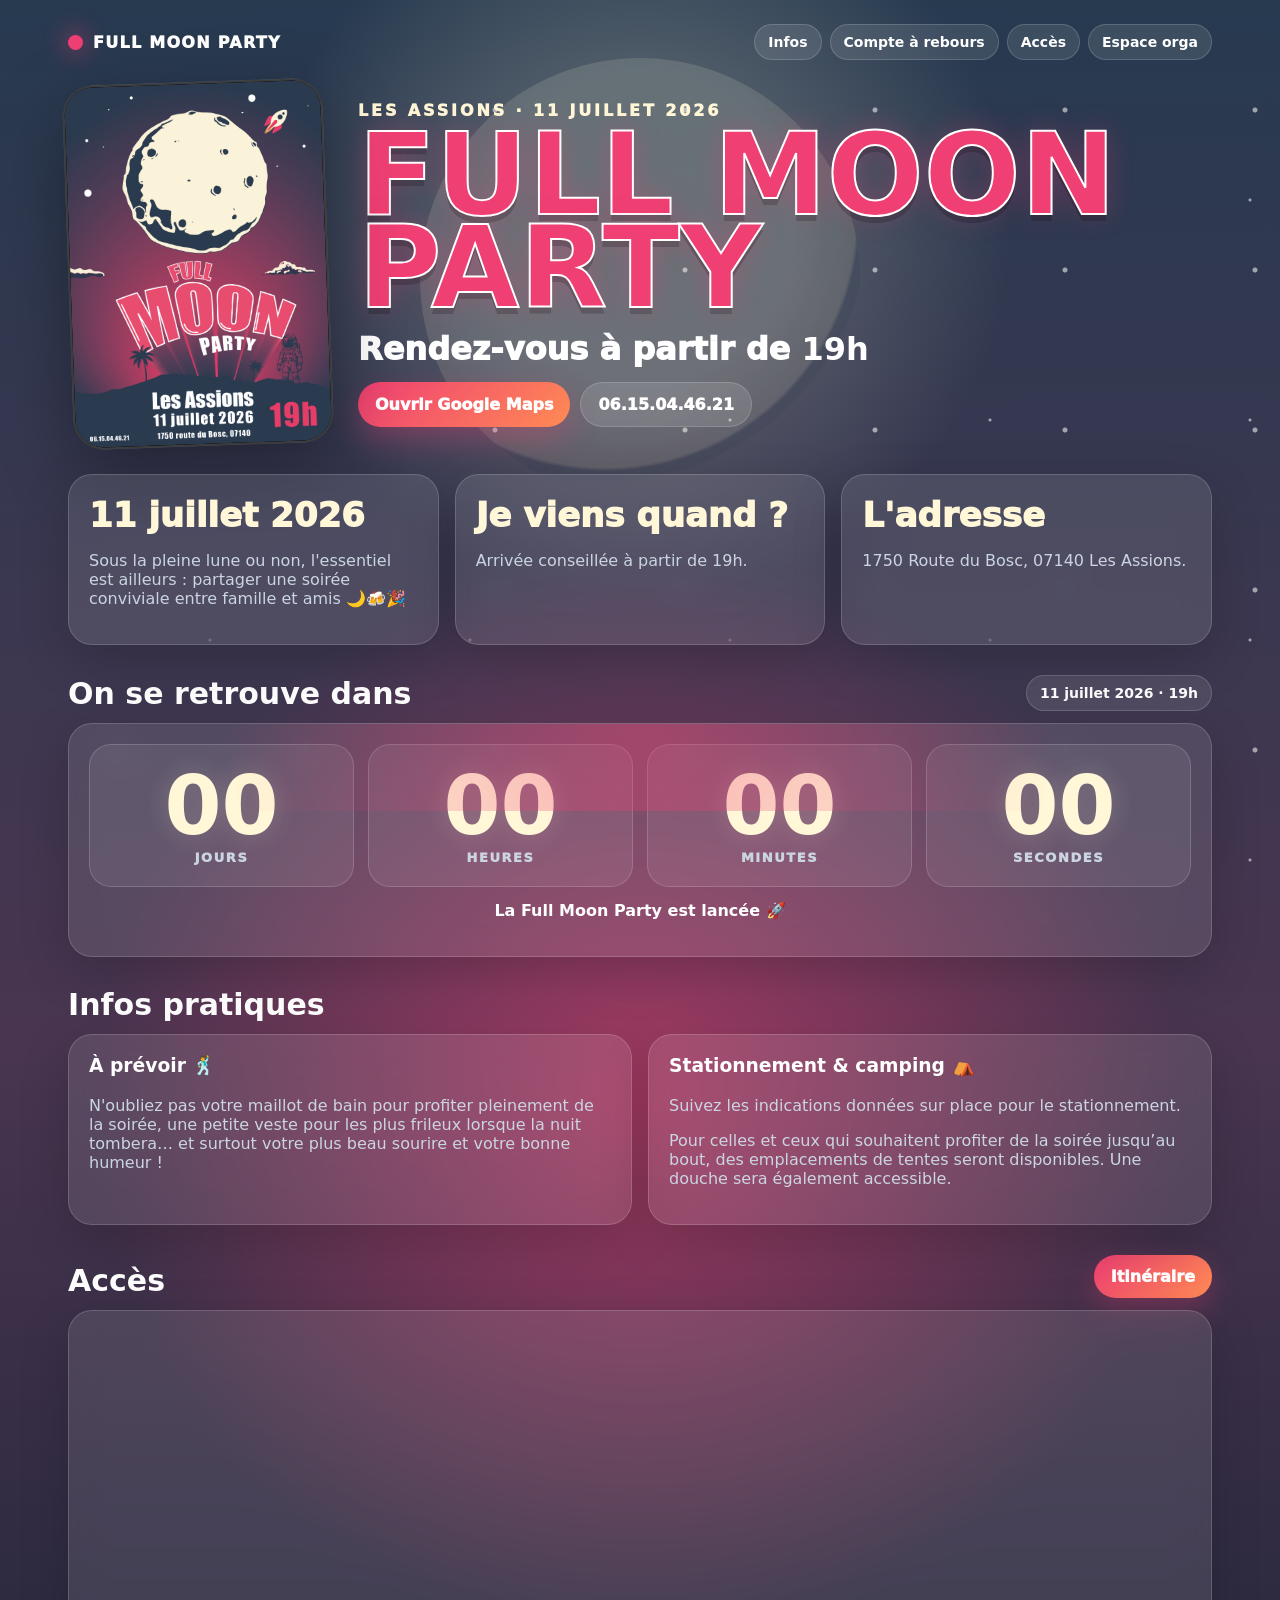
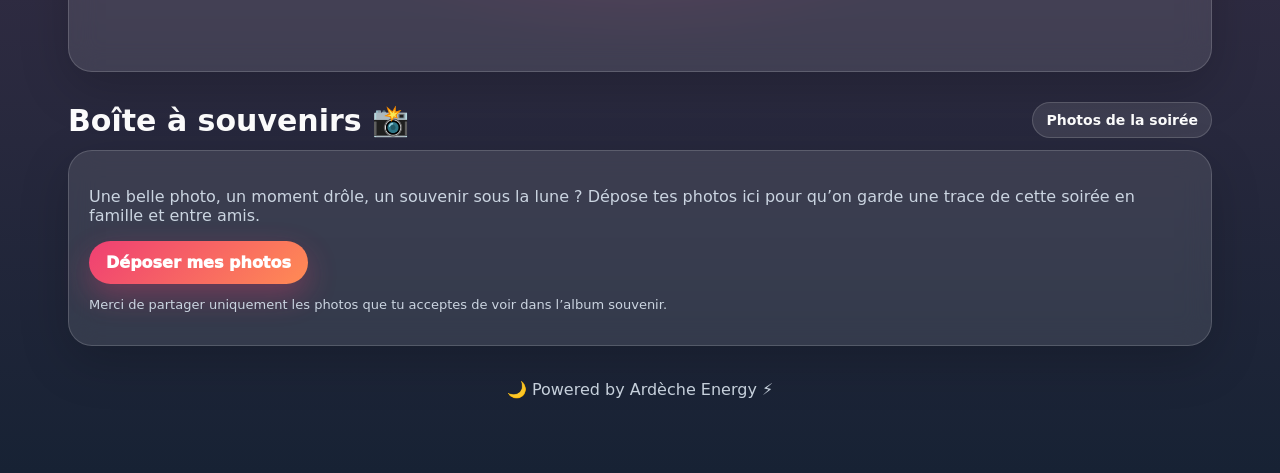
<file: index.html>
<!doctype html>
<html lang="fr">

<head>
    <meta charset="utf-8">

    <meta name="viewport"
          content="width=device-width, initial-scale=1">

    <title>Full Moon Party · Les Assions</title>

    <link rel="stylesheet"
          href="style.css">

    <link rel="preload"
          href="affiche.jpg"
          as="image">

    <script defer src="invite.js"></script>
</head>

<body>

    <div class="stars"></div>
    <div class="moon"></div>

    <div class="wrap">

        <!-- Navigation -->
        <nav class="topnav">
            <div class="brand">
                <span class="brand-dot"></span>
                Full Moon Party
            </div>

            <div class="navlinks">
                <a href="#infos">Infos</a>
                <a href="#countdown">Compte à rebours</a>
                <a href="#acces">Accès</a>
                <a href="organisation.html">Espace orga</a>
            </div>
        </nav>

        <!-- Hero -->
        <header class="hero">

             <div class="poster">
                <img src="affiche.jpg"
                     alt="Affiche Full Moon Party">
            </div>

            <div>
                <p class="kicker">
                    Les Assions · 11 juillet 2026
                </p>

                <h1 class="title">
                    Full Moon<br>
                    Party
                </h1>

                <p class="subtitle">
                    Rendez-vous à partir de <strong>19h</strong>
                </p>

                <div class="actions">

                    <a class="btn btn-primary"
                       href="https://www.google.com/maps/search/?api=1&query=1750%20route%20du%20Bosc%2007140%20Les%20Assions"
                       target="_blank"
                       rel="noopener">
                        Ouvrir Google Maps
                    </a>

                    <a class="btn btn-ghost"
                       href="tel:0615044621">
                        06.15.04.46.21
                    </a>

                </div>
            </div>

        </header>

        <main>

            <!-- Informations principales -->
            <section id="infos"
                     class="grid grid-3">

                <article class="card">
                    <div class="big">11 juillet 2026</div>

                    <p class="muted">
                        Sous la pleine lune ou non, l'essentiel est ailleurs : partager une soirée conviviale entre famille et amis 🌙🍻🎉
                    </p>
                </article>

                <article class="card">
                    <div class="big">Je viens quand ?</div>

                    <p class="muted">
                        Arrivée conseillée à partir de 19h.
                    </p>
                </article>

                <article class="card">
                    <div class="big">L'adresse</div>

                    <p class="muted">
                        1750 Route du Bosc, 07140 Les Assions.
                    </p>
                </article>

            </section>

            <!-- Compte à rebours -->
            <div class="section-title"
                 id="countdown">

                <h2>On se retrouve dans</h2>

                <span class="pill">
                    11 juillet 2026 · 19h
                </span>

            </div>

            <section class="card countdown-card">

                <div class="countdown">

                    <div class="countbox">
                        <strong id="cdDays">--</strong>
                        <span>jours</span>
                    </div>

                    <div class="countbox">
                        <strong id="cdHours">--</strong>
                        <span>heures</span>
                    </div>

                    <div class="countbox">
                        <strong id="cdMinutes">--</strong>
                        <span>minutes</span>
                    </div>

                    <div class="countbox">
                        <strong id="cdSeconds">--</strong>
                        <span>secondes</span>
                    </div>

                </div>

                <p id="countdownText"
                   class="countdown-note">
                    Compte à rebours jusqu’à la Full Moon Party.
                </p>

            </section>

            <!-- Infos pratiques -->
            <div class="section-title">
                <h2>Infos pratiques</h2>
            </div>

            <section class="grid grid-2">

                <article class="card">
                    <h3>À prévoir 🕺</h3>

                    <p class="muted">
                        N'oubliez pas votre maillot de bain pour profiter pleinement de la soirée, une petite veste pour les plus frileux lorsque la nuit tombera… et surtout votre plus beau sourire et votre bonne humeur !
                    </p>
                </article>

                <article class="card">
                    <h3>Stationnement & camping ⛺</h3>

                    <p class="muted">
                        Suivez les indications données sur place pour le stationnement.
                    </p>
                    <p class="muted">   
                        Pour celles et ceux qui souhaitent profiter de la soirée jusqu’au bout, des emplacements de tentes seront disponibles.
                        Une douche sera également accessible.
                    </p>
                </article>

            </section>

            <!-- Accès -->
            <div class="section-title"
                 id="acces">

                <h2>Accès</h2>

                <a class="btn btn-primary"
                   href="https://www.google.com/maps/search/?api=1&query=1750%20route%20du%20Bosc%2007140%20Les%20Assions"
                   target="_blank"
                   rel="noopener">
                    Itinéraire
                </a>

            </div>

            <section class="card map">

                <iframe
                    loading="lazy"
                    allowfullscreen
                    src="https://www.google.com/maps?q=1750%20route%20du%20Bosc%2C%2007140%20Les%20Assions&output=embed">
                </iframe>

            </section>

        </main>

        <!-- PHOTOS -->
<div class="section-title" id="photos">
    <h2>Boîte à souvenirs 📸</h2>

    <span class="pill">
        Photos de la soirée
    </span>
</div>

<section class="card photo-drop">
    <p class="muted">
        Une belle photo, un moment drôle, un souvenir sous la lune ?
        Dépose tes photos ici pour qu’on garde une trace de cette soirée
        en famille et entre amis.
    </p>

    <div class="actions">
        <a class="btn btn-primary"
           href="https://drive.google.com/drive/folders/12D-Ghk1_Es9CkwRVJvTWuwbGjeJ2DpS8?usp=sharing"
           target="_blank"
           rel="noopener">
            Déposer mes photos
        </a>
    </div>

    <p class="mini muted">
        Merci de partager uniquement les photos que tu acceptes de voir dans l’album souvenir.
    </p>
</section>

        <footer class="footer">
            🌙 Powered by Ardèche Energy ⚡
        </footer>

    </div>

</body>

</html>
</file>
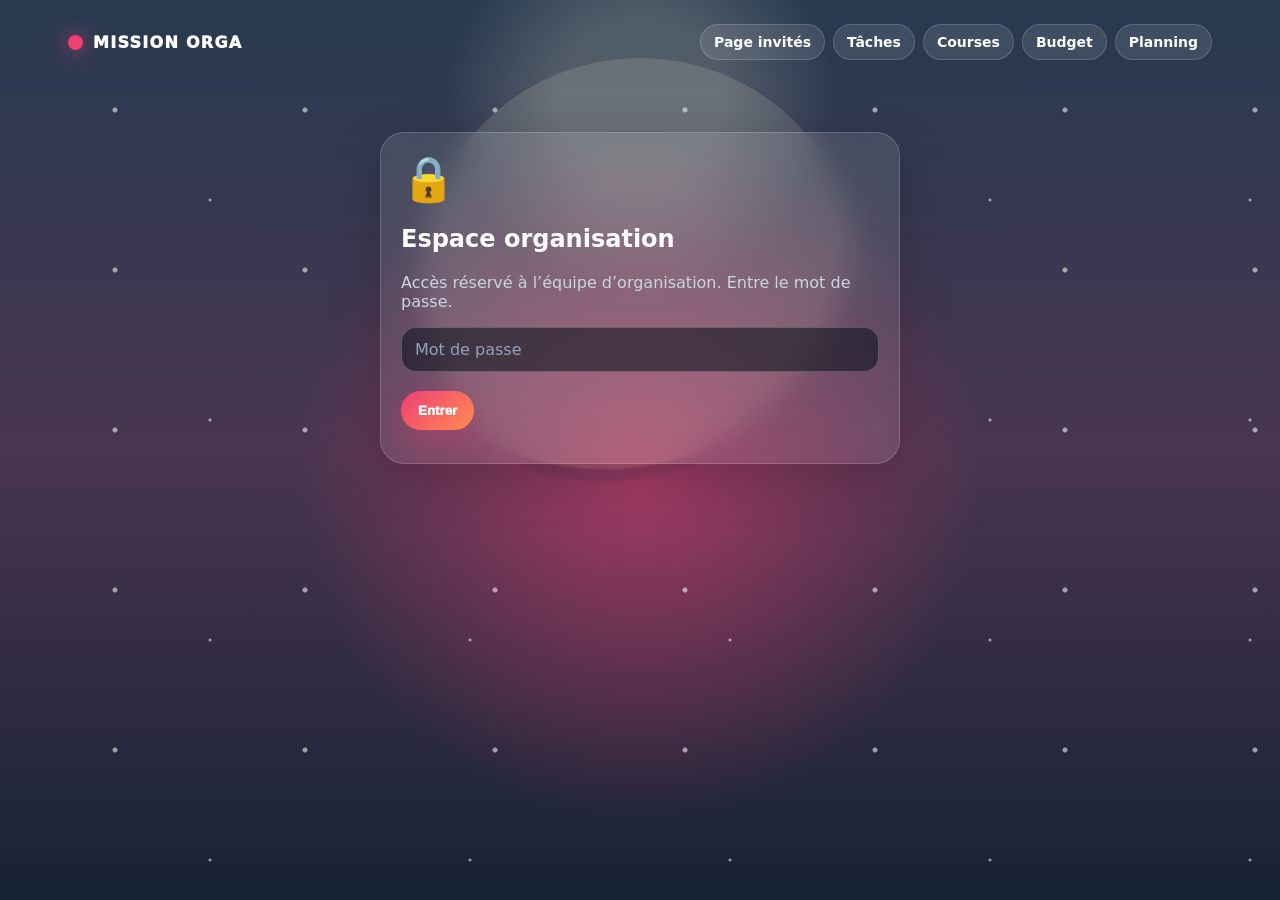
<file: budget.html>
<!doctype html><html lang="fr"><head><meta charset="utf-8"><meta name="viewport" content="width=device-width,initial-scale=1"><title>Budget · Full Moon Party</title><link rel="stylesheet" href="style.css"><script defer src="auth.js"></script><script>document.addEventListener("DOMContentLoaded",()=>requireOrgaAccess());</script></head><body><div class="stars"></div><div class="moon"></div><div class="wrap"><nav class="topnav"><div class="brand"><span class="brand-dot"></span>Budget</div><div class="navlinks"><a href="organisation.html">Accueil orga</a><a href="taches.html">Tâches</a><a href="courses.html">Courses</a><a href="budget.html">Budget</a><a href="planning.html">Planning</a><button class="btn btn-ghost" onclick="orgaLogout()">Déconnexion</button></div></nav><main><header class="hero"><div class="poster"><img src="affiche.jpg" alt="Affiche Full Moon Party"></div><div><p class="kicker">Espace organisation</p><h1 class="title">Budget</h1><p class="subtitle">Full Moon Party · 11 juillet 2026</p></div></header><section class="grid grid-3"><article class="card"><div class="big">0 €</div><p class="muted">Dépenses saisies — module détaillé à brancher sur une feuille Budget.</p></article><article class="card"><h2>À suivre</h2><p class="muted">Qui a payé quoi, remboursement, budget prévisionnel.</p></article><article class="card"><h2>Prochaine étape</h2><p class="muted">Ajout d’un tableau Google Sheets Budget si tu veux.</p></article></section></main></div></body></html>
</file>
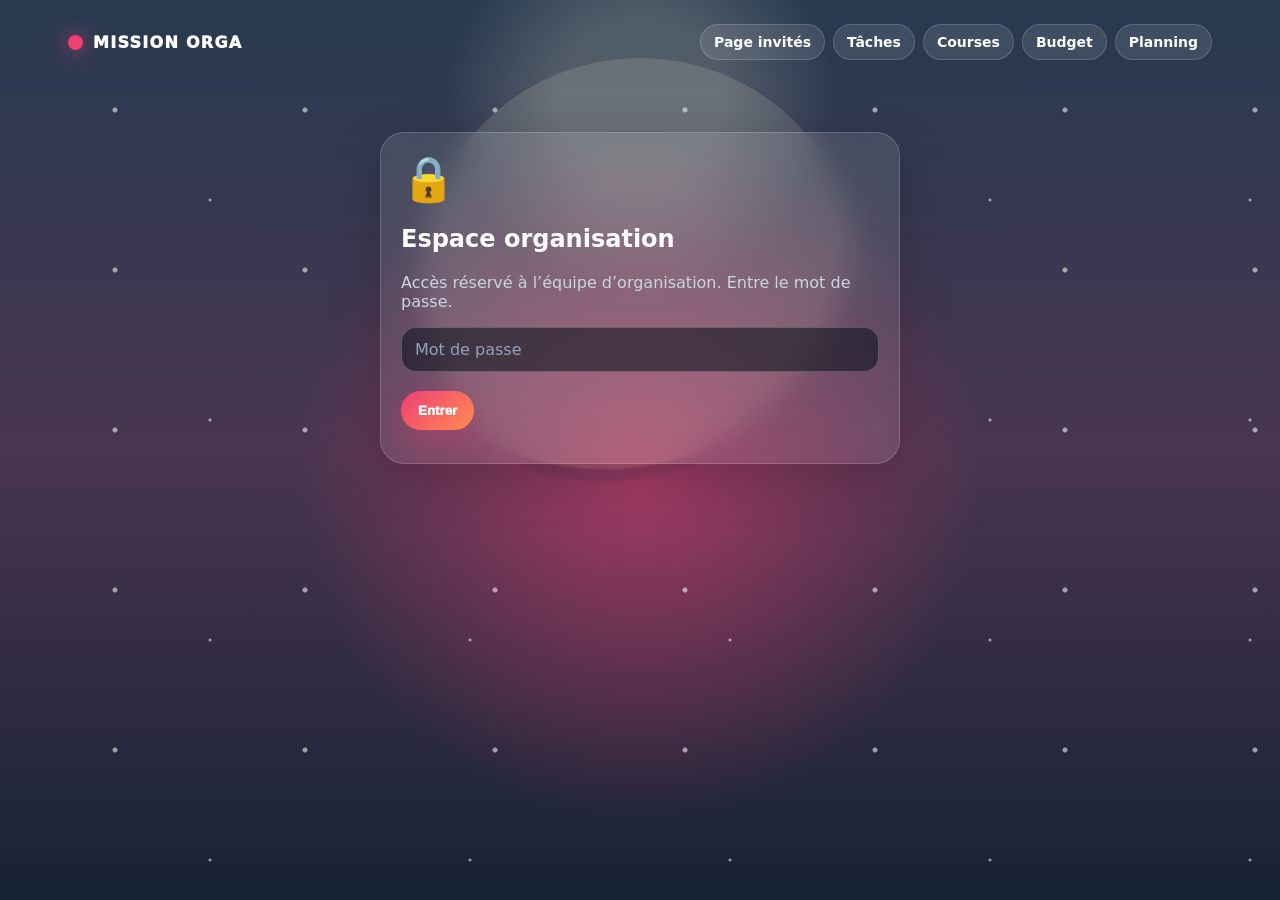
<file: courses.html>
<!doctype html><html lang="fr"><head><meta charset="utf-8"><meta name="viewport" content="width=device-width,initial-scale=1"><title>Courses · Full Moon Party</title><link rel="stylesheet" href="style.css"><script defer src="auth.js"></script><script>document.addEventListener("DOMContentLoaded",()=>requireOrgaAccess());</script></head><body><div class="stars"></div><div class="moon"></div><div class="wrap"><nav class="topnav"><div class="brand"><span class="brand-dot"></span>Courses</div><div class="navlinks"><a href="organisation.html">Accueil orga</a><a href="taches.html">Tâches</a><a href="courses.html">Courses</a><a href="budget.html">Budget</a><a href="planning.html">Planning</a><button class="btn btn-ghost" onclick="orgaLogout()">Déconnexion</button></div></nav><main><header class="hero"><div class="poster"><img src="affiche.jpg" alt="Affiche Full Moon Party"></div><div><p class="kicker">Espace organisation</p><h1 class="title">Courses</h1><p class="subtitle">Full Moon Party · 11 juillet 2026</p></div></header><section class="grid grid-3"><article class="card"><h2>🍻 Boissons</h2><p class="muted">Eau plate, eau gazeuse, softs, bière, vin, rosé, glaçons, bacs à glace.</p></article><article class="card"><h2>🍖 Repas</h2><p class="muted">Apéro, barbecue, options végétariennes, pain, sauces, desserts, café.</p></article><article class="card"><h2>🧻 Consommables</h2><p class="muted">Gobelets, assiettes, couverts, serviettes, sacs poubelle, essuie-tout.</p></article></section></main></div></body></html>
</file>
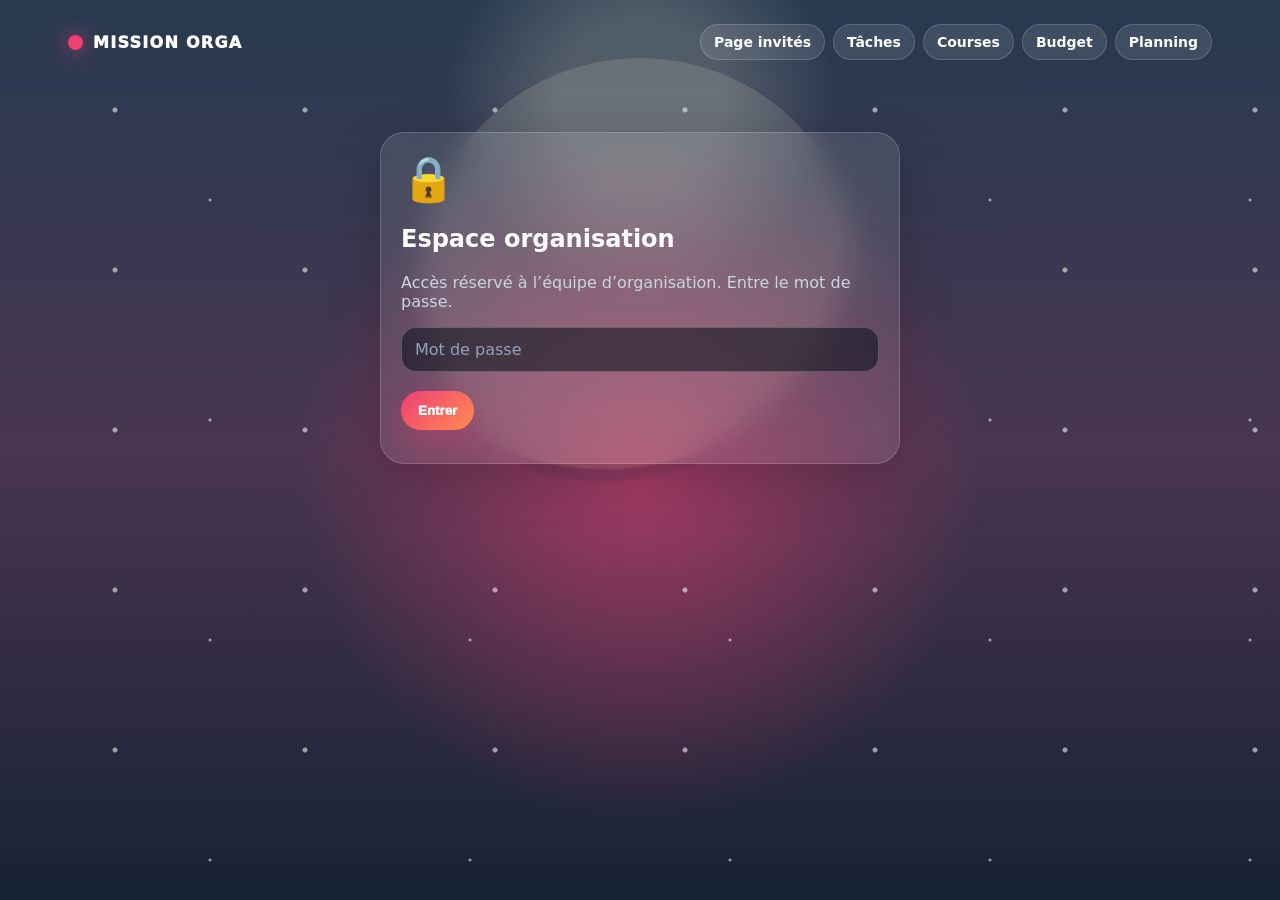
<file: organisation.html>
<!doctype html><html lang="fr"><head><meta charset="utf-8"><meta name="viewport" content="width=device-width,initial-scale=1"><title>Espace organisation · Full Moon Party</title><link rel="stylesheet" href="style.css"><script defer src="auth.js"></script><script defer src="organisation.js"></script></head><body><div class="stars"></div><div class="moon"></div><div class="wrap"><nav class="topnav"><div class="brand"><span class="brand-dot"></span>Mission orga</div><div class="navlinks"><a href="index.html">Page invités</a><a href="taches.html">Tâches</a><a href="courses.html">Courses</a><a href="budget.html">Budget</a><a href="planning.html">Planning</a></div></nav><section id="loginPanel" class="card login"><div class="lock">🔒</div><h1>Espace organisation</h1><p class="muted">Accès réservé à l’équipe d’organisation. Entre le mot de passe.</p><input id="passwordInput" type="password" placeholder="Mot de passe" autocomplete="current-password"><br><br><button id="loginBtn" type="button" class="btn btn-primary">Entrer</button><p id="loginError" class="muted mini"></p></section><main id="orgaHome" class="hidden"><header class="hero"><div class="poster"><img src="affiche.jpg" alt="Affiche Full Moon Party"></div><div><p class="kicker">Tableau de bord collaboratif</p><h1 class="title">Mission<br>Full Moon</h1><p class="subtitle">Choisis ton espace de travail</p><div class="actions"><a class="btn btn-primary" href="taches.html">Ouvrir les tâches</a><button class="btn btn-ghost" type="button" onclick="orgaLogout()">Déconnexion</button></div></div></header><section class="grid grid-2"><a class="card" href="taches.html" style="text-decoration:none;color:white"><h2>✅ Tâches</h2><p class="muted">Todo list collaborative synchronisée avec Google Sheets.</p></a><a class="card" href="courses.html" style="text-decoration:none;color:white"><h2>🛒 Courses</h2><p class="muted">Boissons, repas, matériel, qui prend quoi.</p></a><a class="card" href="budget.html" style="text-decoration:none;color:white"><h2>💰 Budget</h2><p class="muted">Dépenses, remboursements et suivi.</p></a><a class="card" href="planning.html" style="text-decoration:none;color:white"><h2>📅 Planning</h2><p class="muted">J-30, J-7, J-1 et jour J.</p></a></section></main></div></body></html>
</file>
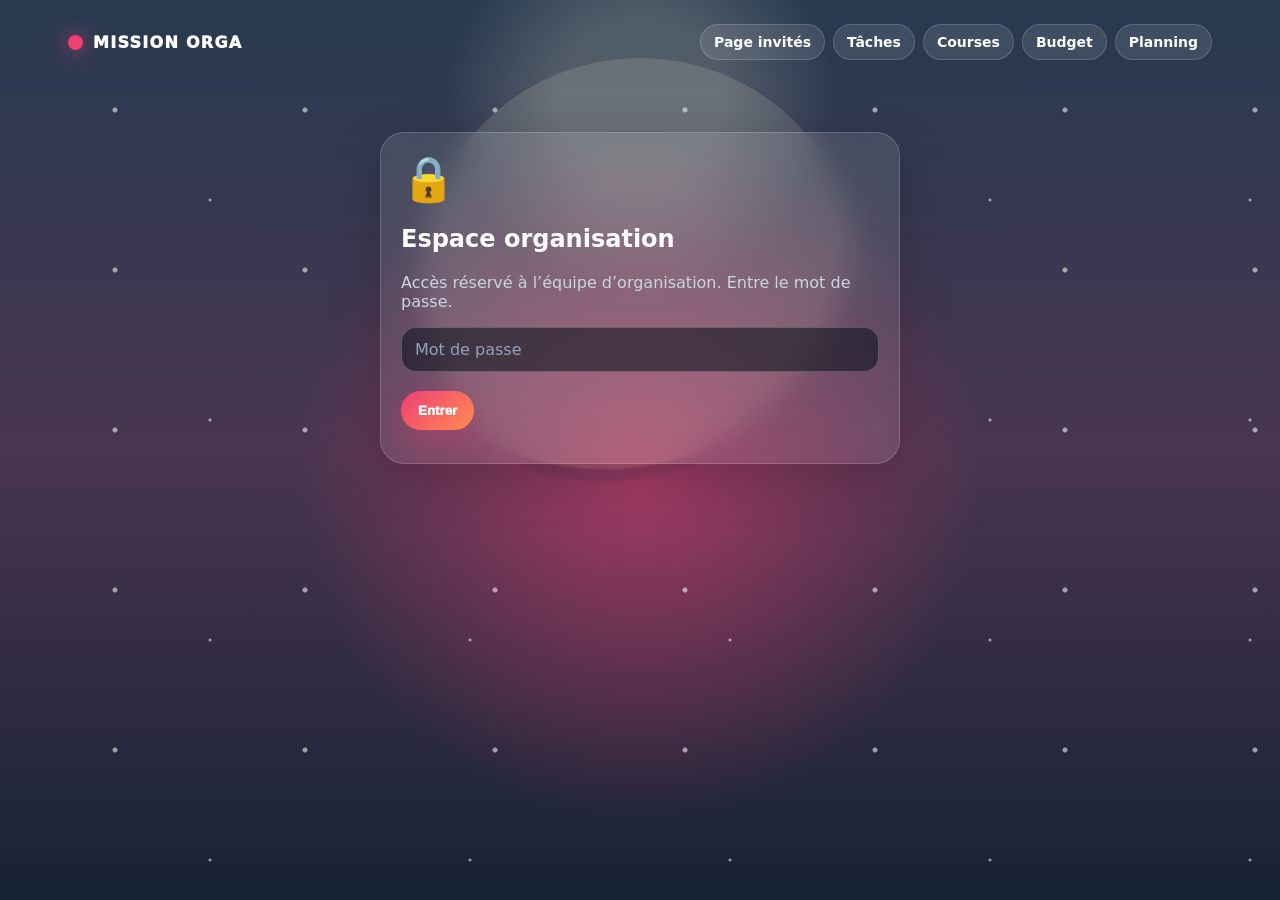
<file: planning.html>
<!doctype html><html lang="fr"><head><meta charset="utf-8"><meta name="viewport" content="width=device-width,initial-scale=1"><title>Planning · Full Moon Party</title><link rel="stylesheet" href="style.css"><script defer src="auth.js"></script><script>document.addEventListener("DOMContentLoaded",()=>requireOrgaAccess());</script></head><body><div class="stars"></div><div class="moon"></div><div class="wrap"><nav class="topnav"><div class="brand"><span class="brand-dot"></span>Planning</div><div class="navlinks"><a href="organisation.html">Accueil orga</a><a href="taches.html">Tâches</a><a href="courses.html">Courses</a><a href="budget.html">Budget</a><a href="planning.html">Planning</a><button class="btn btn-ghost" onclick="orgaLogout()">Déconnexion</button></div></nav><main><header class="hero"><div class="poster"><img src="affiche.jpg" alt="Affiche Full Moon Party"></div><div><p class="kicker">Espace organisation</p><h1 class="title">Planning</h1><p class="subtitle">Full Moon Party · 11 juillet 2026</p></div></header><section class="card"><h2>Planning opérationnel</h2><p class="muted"><strong>J-30 :</strong> invitations, voisinage, matériel, sono.<br><strong>J-7 :</strong> quantités, courses, répartition des rôles.<br><strong>J-1 :</strong> installation, éclairage, boissons au frais, tests.<br><strong>Jour J :</strong> accueil, repas, musique, rangement minimum.<br><strong>J+1 :</strong> nettoyage, tri, restitution matériel.</p></section></main></div></body></html>
</file>
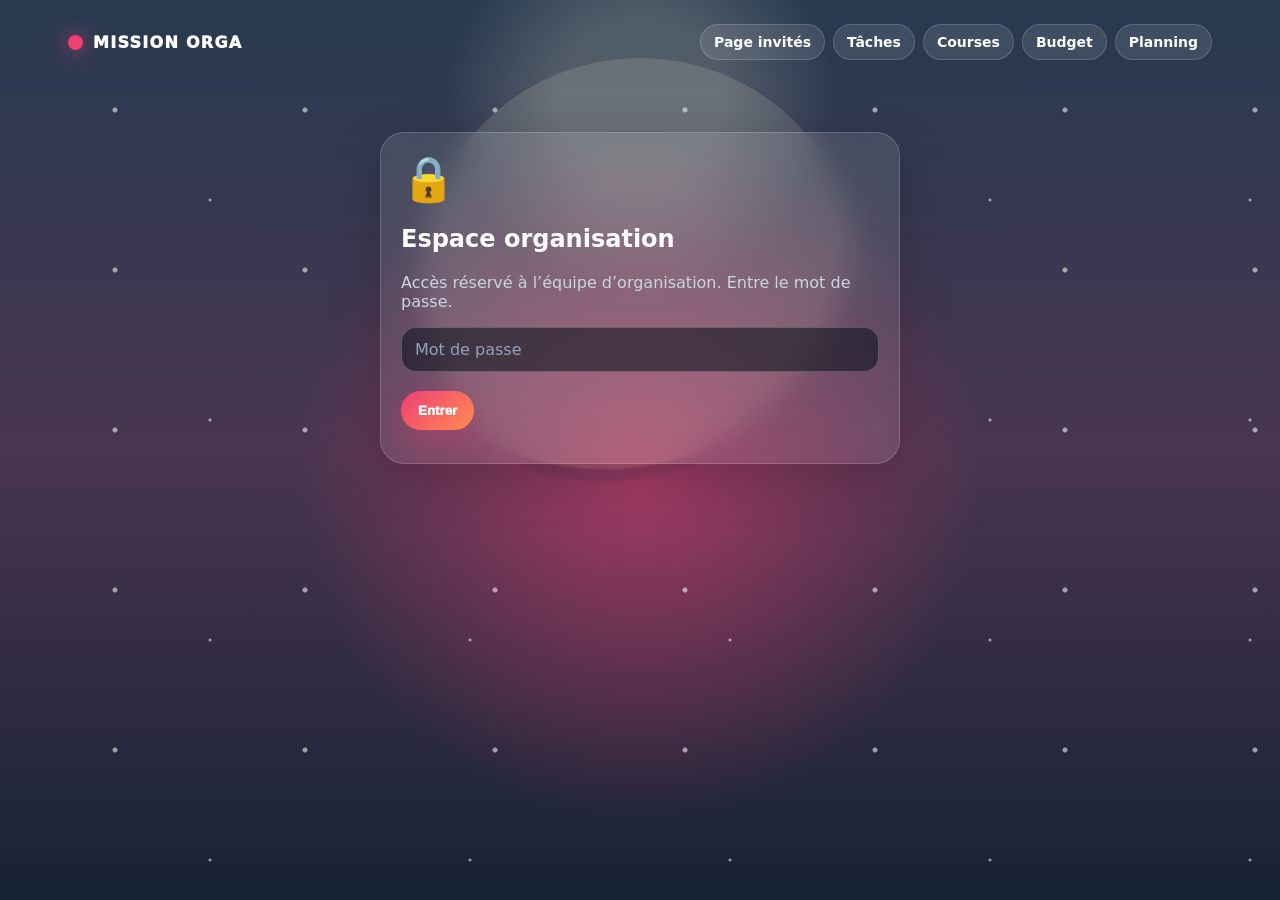
<file: taches.html>
<!doctype html>
<html lang="fr">

<head>
    <meta charset="utf-8">

    <meta name="viewport"
          content="width=device-width, initial-scale=1">

    <title>Tâches · Full Moon Party</title>

    <link rel="stylesheet"
          href="style.css">

    <script defer src="auth.js"></script>
    <script defer src="orga.js"></script>
</head>

<body>

    <div class="stars"></div>
    <div class="moon"></div>

    <div class="wrap">

        <!-- NAVIGATION -->
        <nav class="topnav">

            <div class="brand">
                <span class="brand-dot"></span>
                Tâches
            </div>

            <div class="navlinks">
                <a href="organisation.html">Accueil orga</a>
                <a href="courses.html">Courses</a>
                <a href="budget.html">Budget</a>
                <a href="planning.html">Planning</a>
                <a href="index.html">Invités</a>
            </div>

        </nav>


        <!-- CONTENU PRINCIPAL -->
        <main id="orgaApp">

            <!-- HERO -->
            <header class="hero">

                <div class="poster">
                    <img src="affiche.jpg"
                         alt="Affiche Full Moon Party">
                </div>

                <div>
                    <p class="kicker">
                        Todo collaborative
                    </p>

                    <h1 class="title">
                        Tâches
                    </h1>

                    <p class="subtitle">
                        Synchronisation Google Sheets
                    </p>

                    <div class="actions">
                        <button id="refreshBtn"
                                type="button"
                                class="btn btn-primary">
                            Synchroniser
                        </button>

                        <button id="addBtn"
                                type="button"
                                class="btn btn-ghost">
                            + Ajouter une tâche
                        </button>

                        <button type="button"
                                class="btn btn-ghost"
                                onclick="orgaLogout()">
                            Déconnexion
                        </button>
                    </div>

                    <p id="syncStatus"
                       class="muted mini">
                        Chargement…
                    </p>
                </div>

            </header>


            <!-- DASHBOARD -->
            <section class="dashboard">

                <div class="stat">
                    <span id="doneCount">0</span>
                    <small>faites</small>
                </div>

                <div class="stat">
                    <span id="totalCount">0</span>
                    <small>tâches</small>
                </div>

                <div class="stat">
                    <span id="percentCount">0%</span>
                    <small>avancement</small>
                </div>

                <div class="progress">
                    <div id="progressBar"></div>
                </div>

            </section>


            <!-- OUTILS / FILTRES -->
            <section class="tools">

                <input id="searchInput"
                       type="search"
                       placeholder="Rechercher une tâche, une personne…">

                <select id="themeFilter">
                    <option value="">Toutes les thématiques</option>
                </select>

                <select id="statusFilter">
                    <option value="">Tous les statuts</option>
                </select>

            </section>


            <!-- ALERTE CONNEXION -->
            <section id="configAlert"
                     class="alert hidden">

                <strong>Connexion à vérifier.</strong>
                <br>

                <span class="muted">
                    Vérifie Apps Script, setup et redéploiement.
                </span>

            </section>


            <!-- BOARD DES TÂCHES -->
            <section id="board"
                     class="board">
            </section>

        </main>

    </div>


    <!-- MODALE AJOUT / MODIFICATION TÂCHE -->
    <dialog id="taskDialog"
            class="dialog">

        <form method="dialog"
              id="taskForm">

            <h2 id="dialogTitle">
                Ajouter une tâche
            </h2>

            <input type="hidden"
                   id="taskId">

            <label>
                Thématique
                <input id="taskTheme"
                       required>
            </label>

            <label>
                Tâche
                <input id="taskName"
                       required>
            </label>

            <label>
                Responsable
                <input id="taskOwner">
            </label>

            <label>
                Statut
                <select id="taskStatus"></select>
            </label>

            <label>
                Échéance
                <input id="taskDue"
                       type="date">
            </label>

            <label>
                Commentaires
                <textarea id="taskComments"
                          rows="3"></textarea>
            </label>

            <menu>
                <button type="button"
                        id="cancelDialog"
                        class="btn btn-ghost">
                    Annuler
                </button>

                <button type="submit"
                        class="btn btn-primary">
                    Enregistrer
                </button>
            </menu>

        </form>

    </dialog>

</body>

</html>
</file>
<file: style.css>
/* =========================================================
   FULL MOON PARTY — STYLE.CSS
   Version propre / lisible / maintenable
========================================================= */


/* =========================================================
   1. VARIABLES
========================================================= */

:root {
    --navy: #26394d;
    --night: #172234;
    --cream: #fff7d7;
    --pink: #ef3f73;
    --hot: #ff2f75;
    --orange: #ff8b54;
    --white: #fff;
    --muted: #cbd5e1;

    --card: rgba(255, 255, 255, .10);
    --card2: rgba(255, 255, 255, .065);
    --line: rgba(255, 255, 255, .16);

    --ok: #29d187;
    --warn: #ffd166;
    --blue: #8ecae6;

    --shadow: 0 24px 70px rgba(0, 0, 0, .34);
}


/* =========================================================
   2. BASE
========================================================= */

* {
    box-sizing: border-box;
}

html {
    scroll-behavior: smooth;
}

body {
    margin: 0;

    font-family:
        Inter,
        system-ui,
        -apple-system,
        Segoe UI,
        Roboto,
        Arial,
        sans-serif;

    color: var(--white);

    background:
        radial-gradient(
            circle at 50% 11%,
            rgba(255, 247, 215, .18) 0 8%,
            transparent 19%
        ),
        radial-gradient(
            circle at 50% 53%,
            rgba(239, 63, 115, .55),
            transparent 43%
        ),
        linear-gradient(
            180deg,
            #273a50 0%,
            #493550 50%,
            #172234 100%
        );

    min-height: 100vh;
    overflow-x: hidden;
}


/* =========================================================
   3. FOND VISUEL
========================================================= */

.stars {
    position: fixed;
    inset: 0;

    pointer-events: none;

    opacity: .55;

    background-image:
        radial-gradient(circle, #fff 0 2px, transparent 3px),
        radial-gradient(circle, #fff 0 1px, transparent 2px);

    background-size:
        190px 160px,
        260px 220px;

    background-position:
        20px 30px,
        80px 90px;
}

.moon {
    position: fixed;

    top: 58px;
    left: 50%;

    width: min(42vw, 440px);

    aspect-ratio: 1;
    border-radius: 50%;

    transform: translateX(-50%);

    background:
        radial-gradient(
            circle at 42% 36%,
            #fff9db 0 50%,
            #efe4b6 66%,
            #22364a 67% 69%,
            transparent 70%
        );

    opacity: .13;
    filter: blur(.3px);

    pointer-events: none;
}


/* =========================================================
   4. CONTAINER GLOBAL
========================================================= */

.wrap {
    position: relative;
    z-index: 1;

    max-width: 1180px;

    margin: 0 auto;
    padding: 24px 18px 74px;
}


/* =========================================================
   5. NAVIGATION
========================================================= */

.topnav {
    display: flex;
    justify-content: space-between;
    align-items: center;

    gap: 12px;

    margin-bottom: 22px;
}

.brand {
    display: flex;
    align-items: center;

    gap: 10px;

    font-weight: 1000;
    text-transform: uppercase;
    letter-spacing: .08em;
}

.brand-dot {
    width: 15px;
    height: 15px;

    border-radius: 50%;

    background: var(--pink);
    box-shadow: 0 0 25px var(--pink);
}

.navlinks {
    display: flex;

    gap: 8px;

    flex-wrap: wrap;
}

.navlinks a,
.pill {
    color: #fff;
    text-decoration: none;

    background: rgba(255, 255, 255, .10);
    border: 1px solid var(--line);

    padding: 9px 13px;

    border-radius: 999px;

    font-weight: 900;
    font-size: 14px;
}


/* =========================================================
   6. HERO
========================================================= */

.hero {
    display: grid;
    grid-template-columns: 260px 1fr;

    align-items: center;

    gap: 30px;

    margin: 16px 0 28px;
}

.poster {
    overflow: hidden;

    background: #000;

    border: 2px solid rgba(255, 255, 255, .24);
    border-radius: 30px;

    box-shadow: var(--shadow);

    transform: rotate(-2deg);
}

.poster img {
    display: block;

    width: 100%;
    height: 360px;

    object-fit: cover;
    object-position: top;
}

.kicker {
    margin: 0 0 8px;

    color: var(--cream);

    font-weight: 1000;
    text-transform: uppercase;
    letter-spacing: .18em;
}

.title {
    margin: 0;

    font-size: clamp(44px, 9vw, 114px);
    line-height: .82;

    color: var(--pink);

    text-transform: uppercase;

    text-shadow:
        0 7px 0 rgba(0, 0, 0, .18),
        0 0 28px rgba(239, 63, 115, .30);

    -webkit-text-stroke: 2px #fff;
}

.subtitle {
    margin: 16px 0 14px;

    font-size: clamp(18px, 3vw, 32px);
    font-weight: 1000;
}


/* =========================================================
   7. BOUTONS
========================================================= */

.actions {
    display: flex;

    gap: 10px;

    flex-wrap: wrap;
}

.btn {
    display: inline-flex;
    align-items: center;
    justify-content: center;

    gap: 8px;

    border: 0;
    border-radius: 999px;

    padding: 12px 17px;

    color: #fff;

    font-weight: 1000;
    text-decoration: none;

    cursor: pointer;

    transition:
        .16s transform,
        .16s filter;
}

.btn:hover {
    transform: translateY(-1px);
    filter: brightness(1.08);
}

.btn-primary {
    background: linear-gradient(
        135deg,
        var(--pink),
        var(--orange)
    );

    box-shadow: 0 12px 30px rgba(239, 63, 115, .32);
}

.btn-ghost {
    background: rgba(255, 255, 255, .12);
    border: 1px solid var(--line);
}


/* =========================================================
   8. GRILLES ET CARTES
========================================================= */

.grid {
    display: grid;

    gap: 16px;
}

.grid-3 {
    grid-template-columns: repeat(3, 1fr);
}

.grid-2 {
    grid-template-columns: repeat(2, 1fr);
}

.card {
    background: var(--card);
    border: 1px solid var(--line);
    border-radius: 24px;

    box-shadow: 0 16px 50px rgba(0, 0, 0, .18);

    backdrop-filter: blur(14px);

    padding: 20px;
}

.card h2,
.card h3 {
    margin-top: 0;
}

.big {
    color: var(--cream);

    font-size: 34px;
    font-weight: 1000;
}

.muted {
    color: var(--muted);
}

.mini {
    font-size: 13px;
}

.hidden {
    display: none !important;
}


/* =========================================================
   9. TITRES DE SECTION
========================================================= */

.section-title {
    display: flex;
    justify-content: space-between;
    align-items: end;

    gap: 12px;

    margin: 30px 0 12px;
}

.section-title h2 {
    margin: 0;

    font-size: 30px;
}


/* =========================================================
   10. CARTE GOOGLE MAPS
========================================================= */

.map {
    overflow: hidden;

    padding: 0;
}

.map iframe {
    display: block;

    width: 100%;
    height: 360px;

    border: 0;
}


/* =========================================================
   11. FOOTER
========================================================= */

.footer {
    margin-top: 34px;

    color: var(--muted);
    text-align: center;
}


/* =========================================================
   12. FORMULAIRES
========================================================= */

input,
select,
textarea {
    width: 100%;

    border: 1px solid rgba(255, 255, 255, .22);
    border-radius: 15px;

    background: rgba(10, 18, 28, .56);
    color: #fff;

    padding: 12px 13px;

    font: inherit;

    outline: none;
}

option {
    color: #111;
}

input::placeholder,
textarea::placeholder {
    color: #94a3b8;
}


/* =========================================================
   13. COMPTE À REBOURS
========================================================= */

.countdown {
    display: grid;
    grid-template-columns: repeat(4, 1fr);

    gap: 14px;
}

.countbox {
    text-align: center;

    background: rgba(255, 255, 255, .08);
    border: 1px solid var(--line);
    border-radius: 22px;

    padding: 20px 10px;
}

.countbox strong {
    display: block;

    color: var(--cream);

    font-size: clamp(36px, 8vw, 82px);
    line-height: 1;

    text-shadow: 0 0 24px rgba(255, 247, 215, .2);
}

.countbox span {
    color: var(--muted);

    font-size: 13px;
    font-weight: 1000;
    text-transform: uppercase;
    letter-spacing: .12em;
}

.countdown-card {
    position: relative;

    overflow: hidden;
}

.countdown-card::before {
    content: "";

    position: absolute;

    inset: -40% -10% auto -10%;

    height: 180px;

    background:
        radial-gradient(
            circle,
            rgba(239, 63, 115, .40),
            transparent 60%
        );

    pointer-events: none;
}

.countdown-note {
    margin-top: 14px;

    color: #fff;

    font-weight: 900;
    text-align: center;
}


/* =========================================================
   14. DASHBOARD ORGANISATION
========================================================= */

.dashboard {
    display: grid;
    grid-template-columns: repeat(3, 1fr) 2fr;

    gap: 12px;

    margin: 18px 0;
}

.stat,
.progress,
.tools,
.theme-block,
.alert {
    background: var(--card);
    border: 1px solid var(--line);
    border-radius: 22px;

    box-shadow: 0 16px 50px rgba(0, 0, 0, .18);

    backdrop-filter: blur(14px);
}

.stat {
    padding: 18px;

    text-align: center;
}

.stat span {
    display: block;

    color: var(--cream);

    font-size: 34px;
    font-weight: 1000;
}

.stat small {
    color: var(--muted);

    font-weight: 900;
    text-transform: uppercase;
    letter-spacing: .1em;
}

.progress {
    display: flex;
    align-items: center;

    min-height: 72px;
    height: 100%;

    padding: 8px;
}

.progress div {
    width: 0%;
    height: 24px;

    border-radius: 999px;

    background: linear-gradient(
        90deg,
        var(--pink),
        #ffb703
    );

    transition: .35s;
}


/* =========================================================
   15. OUTILS / FILTRES
========================================================= */

.tools {
    display: grid;
    grid-template-columns: 1.5fr 1fr 1fr;

    gap: 12px;

    margin-bottom: 16px;
    padding: 14px;
}

.alert {
    margin-bottom: 16px;
    padding: 16px;

    border-color: rgba(255, 209, 102, .55);
}


/* =========================================================
   16. BOARD DES TÂCHES
========================================================= */

.board {
    display: grid;

    gap: 16px;
}

.theme-block {
    overflow: hidden;
}

.theme-header {
    display: flex;
    justify-content: space-between;
    align-items: center;

    gap: 12px;

    padding: 16px 18px;

    background: rgba(255, 255, 255, .08);
}

.theme-header h2 {
    margin: 0;

    font-size: 20px;
}

.count {
    color: var(--cream);

    font-weight: 1000;
}

.tasks {
    display: grid;
}


/* =========================================================
   17. LIGNES DE TÂCHES
========================================================= */

.task {
    display: grid;
    grid-template-columns: 34px 1.35fr .7fr .7fr .75fr 92px;

    align-items: center;

    gap: 10px;

    padding: 12px 14px;

    border-top: 1px solid rgba(255, 255, 255, .1);
}

.task.done {
    opacity: .72;
}

.task.done .task-title {
    text-decoration: line-through;
}

.task-title {
    font-weight: 1000;
}

.check {
    display: grid;
    place-items: center;

    width: 24px;
    height: 24px;

    background: transparent;

    border: 2px solid rgba(255, 255, 255, .55);
    border-radius: 8px;

    cursor: pointer;
}

.done .check {
    background: var(--ok);
    border-color: var(--ok);
}

.done .check::after {
    content: "✓";

    color: #102016;

    font-weight: 1000;
}


/* =========================================================
   18. BADGES / STATUTS
========================================================= */

.chip {
    display: inline-flex;
    align-items: center;
    justify-content: center;

    border: 1px solid rgba(255, 255, 255, .1);
    border-radius: 999px;

    background: rgba(255, 255, 255, .1);

    padding: 8px 10px;

    font-size: 12px;
    font-weight: 1000;
    text-align: center;
}

.chip.todo {
    background: rgba(255, 209, 102, .16);

    color: #ffdf7e;
}

.chip.progresschip {
    background: rgba(142, 202, 230, .16);

    color: #bde7ff;
}

.chip.donechip {
    background: rgba(38, 208, 124, .16);

    color: #9af0c2;
}


/* =========================================================
   19. DIALOG / MODALE
========================================================= */

.dialog {
    width: min(620px, 92vw);

    background: #182537;
    color: #fff;

    border: 1px solid var(--line);
    border-radius: 24px;

    box-shadow: var(--shadow);
}

.dialog::backdrop {
    background: rgba(0, 0, 0, .65);
}

.dialog form {
    display: grid;

    gap: 12px;
}

.dialog h2 {
    margin: 0 0 4px;
}

.dialog label {
    display: grid;

    gap: 6px;

    font-weight: 900;
}

.dialog menu {
    display: flex;
    justify-content: flex-end;

    gap: 10px;

    margin: 8px 0 0;
    padding: 0;
}


/* =========================================================
   20. PAGE LOGIN ORGANISATION
========================================================= */

.login {
    max-width: 520px;

    margin: 8vh auto;
}

.lock {
    font-size: 44px;
}

.empty {
    padding: 24px;

    text-align: center;
}


/* =========================================================
   21. RESPONSIVE TABLETTE
========================================================= */

@media (max-width: 900px) {

    .hero {
        grid-template-columns: 1fr;
    }

    .poster {
        max-width: 230px;
    }

    .dashboard {
        grid-template-columns: repeat(3, 1fr);
    }

    .progress {
        grid-column: 1 / -1;
    }

    .tools {
        grid-template-columns: 1fr;
    }

    .grid-3,
    .grid-2 {
        grid-template-columns: 1fr;
    }

    .task {
        grid-template-columns: 30px 1fr;
        align-items: start;
    }

    .task > *:nth-child(n + 3) {
        grid-column: 2;
    }

    .task .btn {
        justify-self: start;
    }

    .title {
        -webkit-text-stroke: 1px #fff;
    }

    .topnav {
        align-items: flex-start;
        flex-direction: column;
    }

    .navlinks {
        width: 100%;

        flex-wrap: nowrap;

        overflow-x: auto;

        padding-bottom: 4px;
    }

    .navlinks a {
        white-space: nowrap;
    }

    .poster img {
        height: 300px;
    }

    .map iframe {
        height: 300px;
    }

    .countdown {
        grid-template-columns: repeat(2, 1fr);
    }
}


/* =========================================================
   22. RESPONSIVE MOBILE
========================================================= */

@media (max-width: 520px) {

    .wrap {
        padding: 18px 13px 60px;
    }

    .hero {
        gap: 16px;
    }

    .poster {
        max-width: 170px;

        border-radius: 22px;
    }

    .poster img {
        height: 235px;
    }

    .title {
        font-size: 54px;
    }

    .subtitle {
        font-size: 18px;
    }

    .card {
        padding: 16px;

        border-radius: 20px;
    }

    .dashboard {
        grid-template-columns: 1fr 1fr;
    }

    .stat:nth-child(3) {
        grid-column: 1 / -1;
    }

    .big {
        font-size: 28px;
    }

    .section-title h2 {
        font-size: 24px;
    }

    .actions .btn {
        width: 100%;
    }

    .hero .actions .btn {
        width: auto;
    }

    .task {
        padding: 12px 10px;
    }

    .theme-header {
        padding: 14px;
    }

    .tools {
        padding: 10px;
    }

    .countbox {
        padding: 16px 8px;
    }

    .countbox span {
        font-size: 11px;
    }
}
</file>
